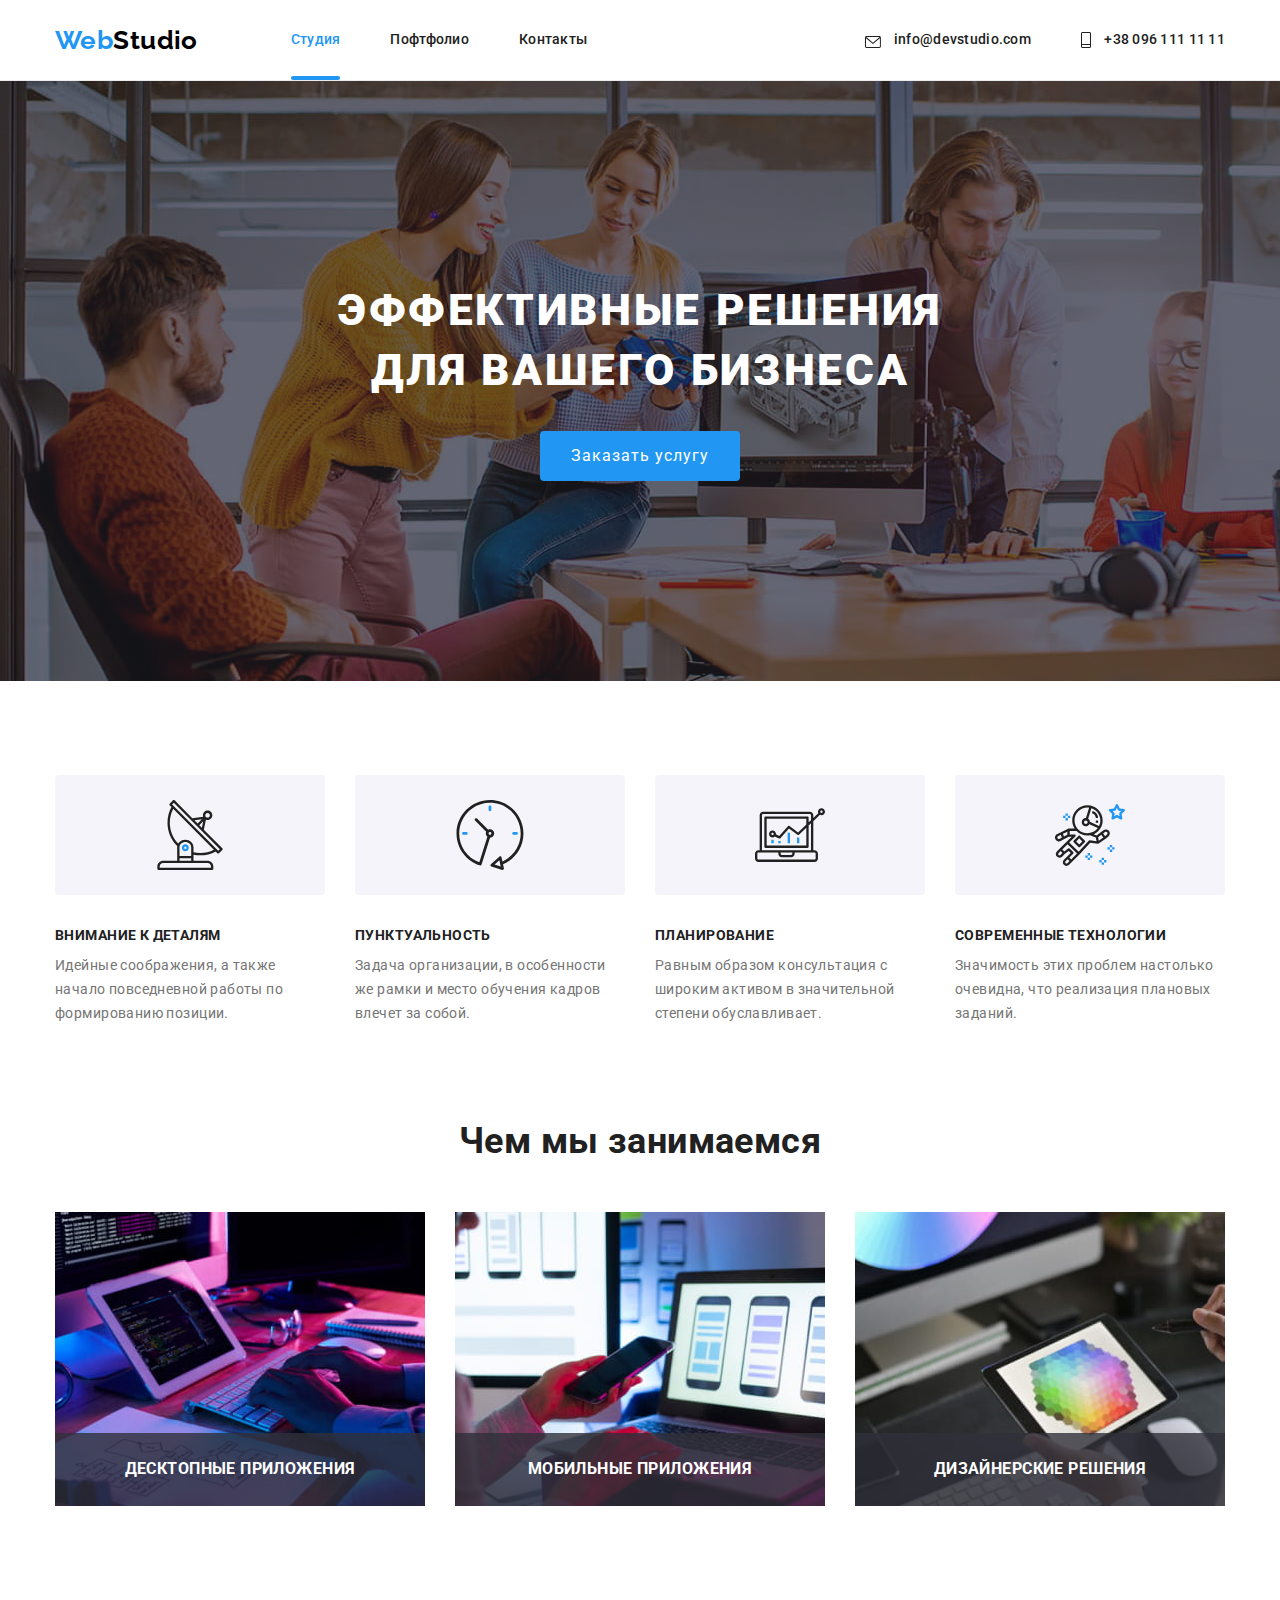
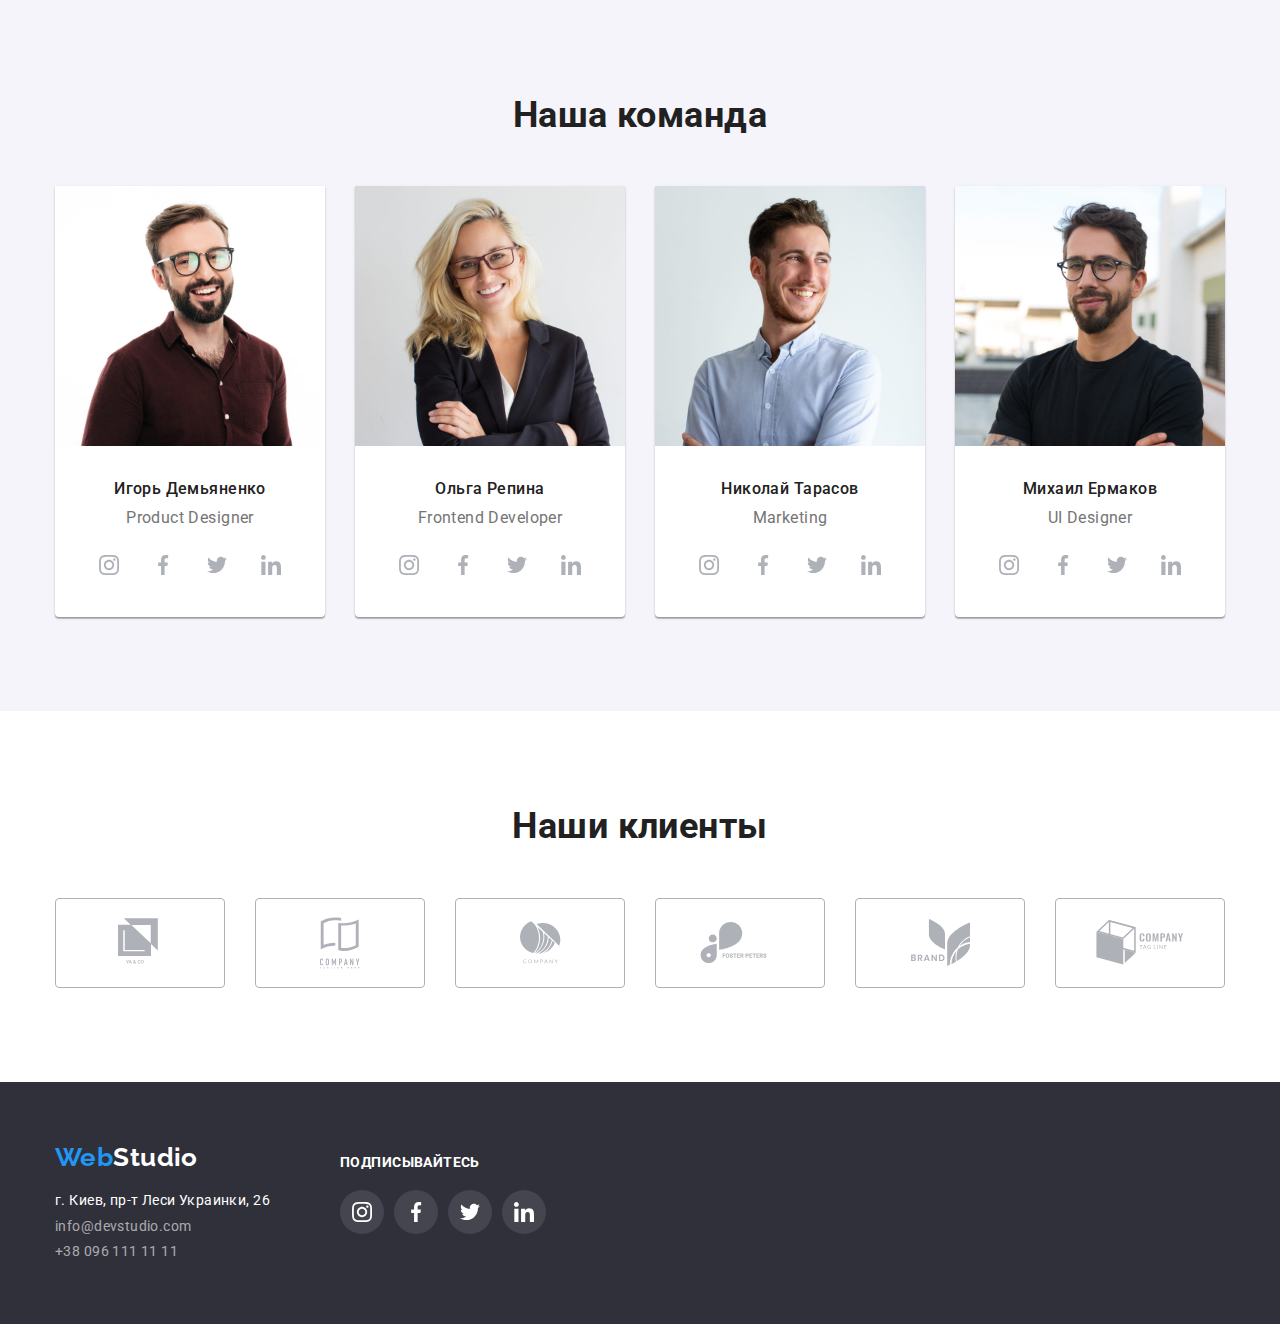
<file: index.html>
<!DOCTYPE html>

<html lang="ru">
  <head>
    <meta charset="UTF-8" />
    <meta name="viewport" content="width=device-width, initial-scale=1.0" />
    <title>WebStudio</title>
    <link rel="stylesheet" href="https://cdnjs.cloudflare.com/ajax/libs/modern-normalize/1.0.0/modern-normalize.min.css">
    <link rel="preconnect" href="https://fonts.gstatic.com">
    <link 
      href="https://fonts.googleapis.com/css2?family=Raleway:wght@700&family=Roboto:wght@400;500;700;900&display=swap" 
      rel="stylesheet"
    />
    <link rel="stylesheet" href="./css/styles.css" />
  </head>

  <body>
    <header>
      <nav class="container main-nav">
        <a href="./index.html" class="logo">Web<span class="header-logo-end">Studio</span></a>

        <ul class="site-nav list">
          <li class="item"><a href="./index.html" class="link current">Студия</a></li>
          <li class="item"><a href="./portfolio.html" class="link">Пофтфолио</a></li>
          <li class="item"><a href="" class="link">Контакты</a></li>
        </ul>

        <ul class="auth-nav list">
          <li class="item">
            <a href="mailto:info@devstudio.com" class="link">
              <svg class="address-icon" width="16px" height="12px">
                <use href="./images/symbol-defs.svg#icon-envelope"></use>
              </svg>
              info@devstudio.com
            </a>
          </li>
          <li class="item">
            <a href="tel:+380961111111" class="link">
              <svg class="address-icon" width="10px" height="16px">
                <use href="./images/symbol-defs.svg#icon-mobile"></use>
              </svg>
              +38 096 111 11 11
            </a>
          </li>
        </ul>
      </nav>
    </header>

    <main>
      <!--Герой-->
      <section class="hero">
        <h1>Эффективные решения<br/>для вашего бизнеса</h1>
        <button data-modal-open>Заказать услугу</button>
      </section>

      <!--Наши принципы-->
      <section class="principles">
        <h2 class="visually-hidden">Наши принципы</h2>

        <ul class="container principles-box list">
          <li class="item">
            <svg class="principle-icon" width="270px" height="120px">
              <use href="./images/symbol-defs.svg#icon-antenna"></use>
            </svg>
            <h3>Внимание к деталям</h3>
            <p>
              Идейные соображения, а также начало повседневной работы по формированию позиции.
            </p>
          </li>
          <li class="item">
            <svg class="principle-icon" width="270px" height="120px">
              <use href="./images/symbol-defs.svg#icon-clock"></use>
            </svg>
            <h3>Пунктуальность</h3>
            <p>
              Задача организации, в особенности же рамки и место обучения кадров влечет за собой.
            </p>
          </li>
          <li class="item">
            <svg class="principle-icon" width="270px" height="120px">
              <use href="./images/symbol-defs.svg#icon-diagram"></use>
            </svg>
            <h3>Планирование</h3>
            <p>
              Равным образом консультация с широким активом в значительной степени обуславливает.
            </p>
          </li>
          <li class="item">
            <svg class="principle-icon" width="270px" height="120px">
              <use href="./images/symbol-defs.svg#icon-astronaut"></use>
            </svg>
            <h3>Современные технологии</h3>
            <p>
              Значимость этих проблем настолько очевидна, что реализация плановых заданий.
            </p>
          </li>
        </ul>
      </section>
      
      <!--Чем мы занимаемся-->
      <section class="our-work">
        <h2>Чем мы занимаемся</h2>

        <ul class="container our-work-block list">
          <li class="item our-work-item">
            <img src="./images/box1.jpg" alt="Работа с планшетом" width="370" />
            <div class="our-work-description">
              <h3>Десктопные приложения</h3>
            </div>
          </li>
          <li class="item our-work-item">
            <img src="./images/box2.jpg" alt="Смартфон в руке" width="370" />
            <div class="our-work-description">
              <h3>Мобильные приложения</h3>
            </div>
          </li>
          <li class="item our-work-item">
            <img src="./images/box3.jpg" alt="Цветовая палитра на планшете" width="370" />
            <div class="our-work-description">
              <h3>Дизайнерские решения</h3>
            </div>
          </li>
        </ul>
      </section>

      <!--Наша команда-->
      <section class="team">
        <h2>Наша команда</h2>
        
        <ul class="container team-box list">
          <li class="item">
            <img src="./images/dev1.jpg" alt="Фото Игоря Демьяненко" width="270" />
            <h3>Игорь Демьяненко</h3>
            <p>Product Designer</p>
            <ul class="list social-block">
              <li>
                <a href="" class="social-link">
                  <svg class="social-icon">
                    <use href="./images/symbol-defs.svg#icon-instagram"></use>
                  </svg>
                </a>
              </li>
              <li>
                <a href="" class="social-link">
                  <svg class="social-icon">
                    <use href="./images/symbol-defs.svg#icon-facebook"></use>
                  </svg>
                </a>
              </li>
              <li>
                <a href="" class="social-link">
                  <svg class="social-icon">
                    <use href="./images/symbol-defs.svg#icon-twitter"></use>
                  </svg>
                </a>
              </li>
              <li>
                <a href="" class="social-link">
                  <svg class="social-icon">
                    <use href="./images/symbol-defs.svg#icon-linkedin"></use>
                  </svg>
                </a>
              </li>
            </ul>
          </li>
          <li class="item">
            <img src="./images/dev2.jpg" alt="Фото Ольги Репиной" width="270" />
            <h3>Ольга Репина</h3>
            <p>Frontend Developer</p>
            <ul class="list social-block">
              <li>
                <a href="" class="social-link">
                  <svg class="social-icon">
                    <use href="./images/symbol-defs.svg#icon-instagram"></use>
                  </svg>
                </a>
              </li>
              <li>
                <a href="" class="social-link">
                  <svg class="social-icon">
                    <use href="./images/symbol-defs.svg#icon-facebook"></use>
                  </svg>
                </a>
              </li>
              <li>
                <a href="" class="social-link">
                  <svg class="social-icon">
                    <use href="./images/symbol-defs.svg#icon-twitter"></use>
                  </svg>
                </a>
              </li>
              <li>
                <a href="" class="social-link">
                  <svg class="social-icon">
                    <use href="./images/symbol-defs.svg#icon-linkedin"></use>
                  </svg>
                </a>
              </li>
            </ul>
          </li>
          <li class="item">
            <img src="./images/dev3.jpg" alt="Фото Николая Тарасова" width="270" />
            <h3>Николай Тарасов</h3>
            <p>Marketing</p>
            <ul class="list social-block">
              <li>
                <a href="" class="social-link">
                  <svg class="social-icon">
                    <use href="./images/symbol-defs.svg#icon-instagram"></use>
                  </svg>
                </a>
              </li>
              <li>
                <a href="" class="social-link">
                  <svg class="social-icon">
                    <use href="./images/symbol-defs.svg#icon-facebook"></use>
                  </svg>
                </a>
              </li>
              <li>
                <a href="" class="social-link">
                  <svg class="social-icon">
                    <use href="./images/symbol-defs.svg#icon-twitter"></use>
                  </svg>
                </a>
              </li>
              <li>
                <a href="" class="social-link">
                  <svg class="social-icon">
                    <use href="./images/symbol-defs.svg#icon-linkedin"></use>
                  </svg>
                </a>
              </li>
            </ul>
          </li>
          <li class="item">
            <img src="./images/dev4.jpg" alt="Фото Михаила Ермакова" width="270" />
            <h3>Михаил Ермаков</h3>
            <p>UI Designer</p>
            <ul class="list social-block">
              <li class="item">
                <a href="" class="social-link">
                  <svg class="social-icon">
                    <use href="./images/symbol-defs.svg#icon-instagram"></use>
                  </svg>
                </a>
              </li>
              <li class="item">
                <a href="" class="social-link">
                  <svg class="social-icon">
                    <use href="./images/symbol-defs.svg#icon-facebook"></use>
                  </svg>
                </a>
              </li>
              <li class="item">
                <a href="" class="social-link">
                  <svg class="social-icon">
                    <use href="./images/symbol-defs.svg#icon-twitter"></use>
                  </svg>
                </a>
              </li>
              <li class="item">
                <a href="" class="social-link">
                  <svg class="social-icon">
                    <use href="./images/symbol-defs.svg#icon-linkedin"></use>
                  </svg>
                </a>
              </li>
            </ul>
          </li>
        </ul>
      </section>

      <!-- Наши клиенты -->
      <section class="container clients">
        <h2>Наши клиенты</h2>
        <ul class="clients-list list">
          <li>
            <a href="" class="clients-link">
              <svg class="clients-icon" width="44px" height="49px">
                <use href="./images/symbol-defs.svg#icon-logo1"></use>
              </svg>
            </a>
          </li>
          <li>
            <a href="" class="clients-link">
              <svg class="clients-icon" width="40px" height="52px">
                <use href="./images/symbol-defs.svg#icon-logo2"></use>
              </svg>
            </a>
          </li>
          <li>
            <a href="" class="clients-link">
              <svg class="clients-icon" width="41px" height="53px">
                <use href="./images/symbol-defs.svg#icon-logo3"></use>
              </svg>
            </a>
          </li>
          <li>
            <a href="" class="clients-link">
              <svg class="clients-icon" width="80px" height="42px">
                <use href="./images/symbol-defs.svg#icon-logo4"></use>
              </svg>
            </a>
          </li>
          <li>
            <a href="" class="clients-link">
              <svg class="clients-icon" width="59px" height="47px">
                <use href="./images/symbol-defs.svg#icon-logo5"></use>
              </svg>
            </a>
          </li>
          <li>
            <a href="" class="clients-link">
              <svg class="clients-icon" width="88px" height="45px">
                <use href="./images/symbol-defs.svg#icon-logo6"></use>
              </svg>
            </a>
          </li>
        </ul>
      </section>
    </main>

    <footer>
      <div class="container">
        <div class="footer-block">
          <a href="./index.html" class="logo">Web<span class="footer-logo-end">Studio</span></a>
        
          <ul class="list">
            <li class="item">
              <address>г. Киев, пр-т Леси Украинки, 26</address>
            </li>
            <li class="item"><a href="mailto:info@devstudio.com" class="link">info@devstudio.com</a></li>
            <li class="item"><a href="tel:+380961111111" class="link">+38 096 111 11 11</a></li>
          </ul>
        </div>
        
        <div class="footer-social">
          <h2>Подписывайтесь</h2>
          <ul class="list social-block">
            <li class="item">
              <a href="" class="social-link">
                <svg class="social-icon">
                  <use href="./images/symbol-defs.svg#icon-instagram"></use>
                </svg>
              </a>
            </li>
            <li class="item">
              <a href="" class="social-link">
                <svg class="social-icon">
                  <use href="./images/symbol-defs.svg#icon-facebook"></use>
                </svg>
              </a>
            </li>
            <li class="item">
              <a href="" class="social-link">
                <svg class="social-icon">
                  <use href="./images/symbol-defs.svg#icon-twitter"></use>
                </svg>
              </a>
            </li>
            <li class="item">
              <a href="" class="social-link">
                <svg class="social-icon">
                  <use href="./images/symbol-defs.svg#icon-linkedin"></use>
                </svg>
              </a>
            </li>
          </ul>
        </div>
      </div>
    </footer>

    <div class="backdrop is-hidden" data-modal>
      <div class="modal">
        <button data-modal-close>
          <svg class="close-icon" width="30px" height="30px">
            <use href="./images/symbol-defs.svg#icon-close"></use>
          </svg>
        </button>
      </div>
    </div>

    <script src="./js/modal.js"></script>
  </body>
</html>
</file>
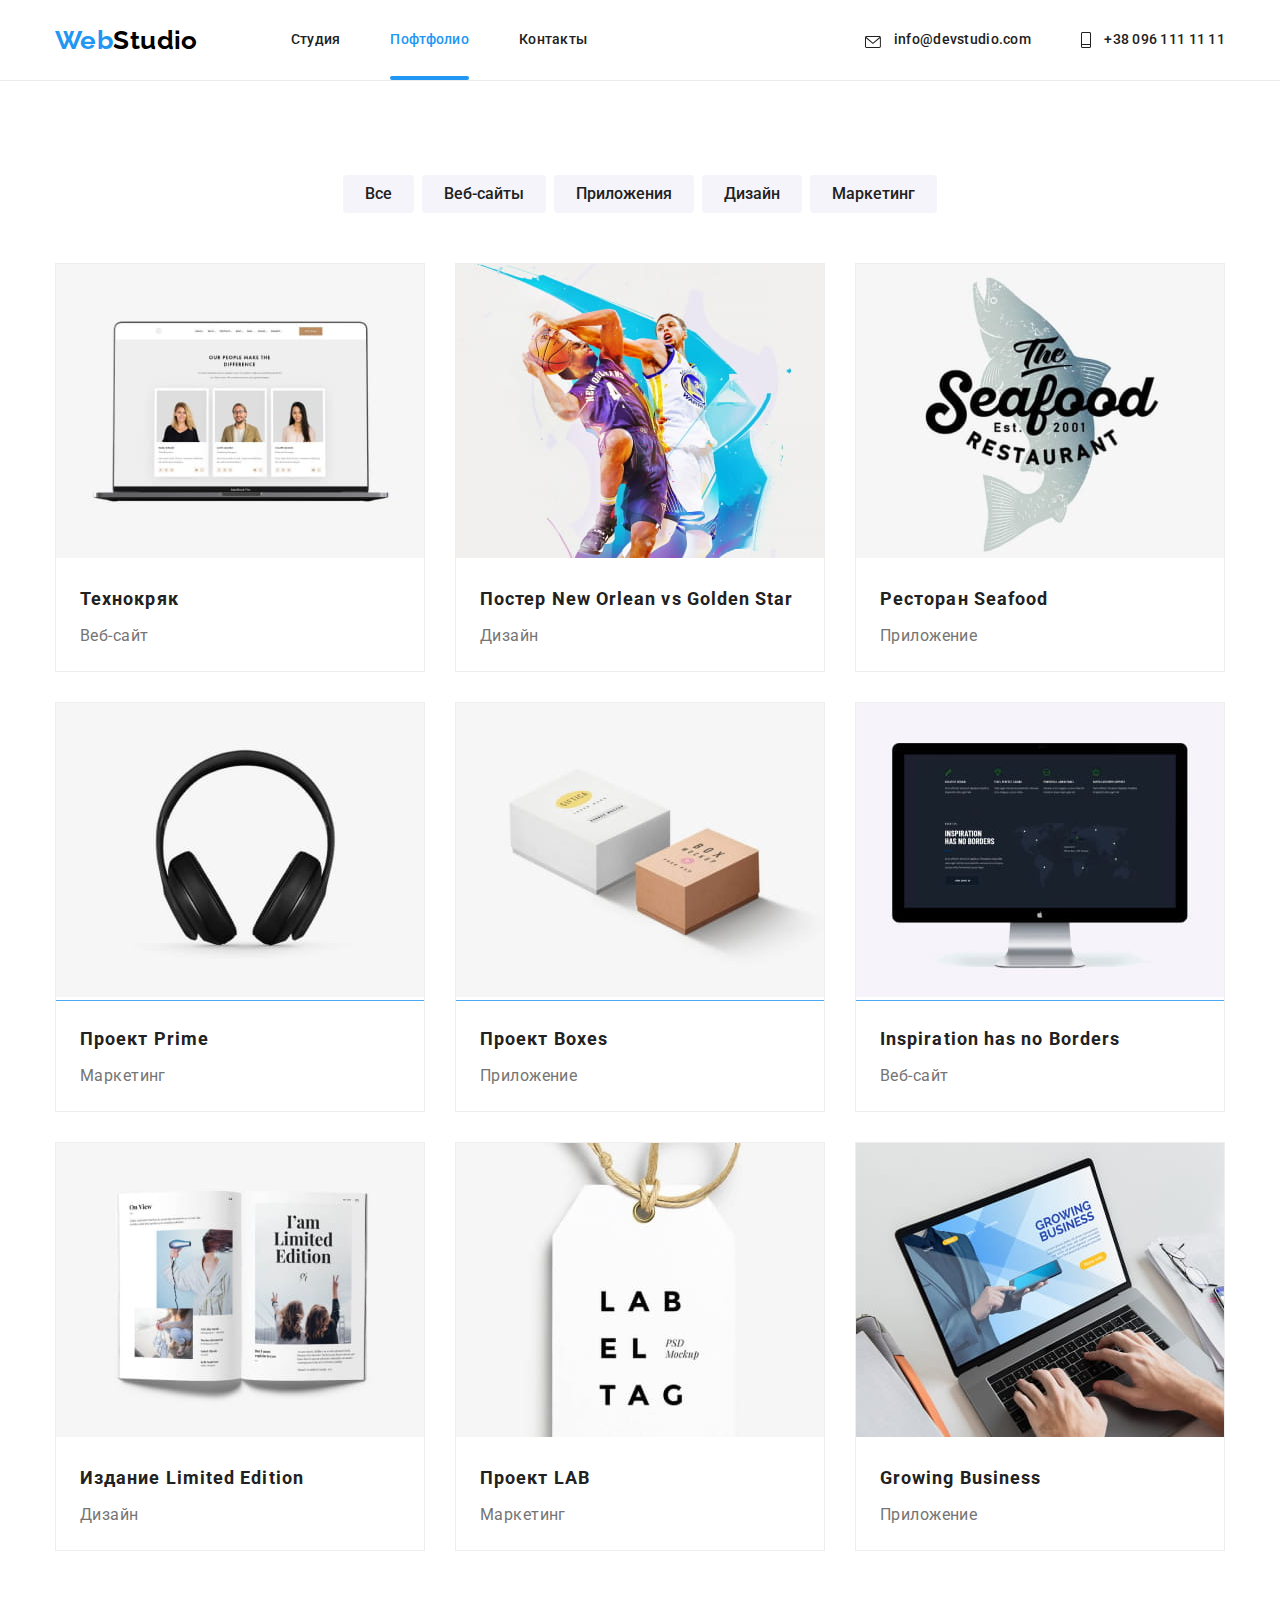
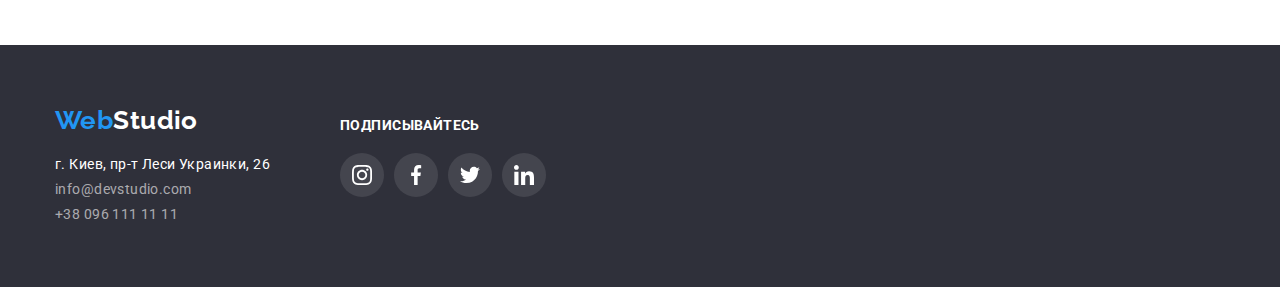
<file: portfolio.html>
<!DOCTYPE html>

<html lang="ru">
  <head>
    <meta charset="UTF-8" />
    <meta name="viewport" content="width=device-width, initial-scale=1.0" />
    <title>WebStudio</title>
    <link rel="stylesheet" href="https://cdnjs.cloudflare.com/ajax/libs/modern-normalize/1.0.0/modern-normalize.min.css">
    <link rel="preconnect" href="https://fonts.gstatic.com">
    <link 
      href="https://fonts.googleapis.com/css2?family=Raleway:wght@700&family=Roboto:wght@400;500;700;900&display=swap" 
      rel="stylesheet"
    />
    <link rel="stylesheet" href="./css/styles.css" />
  </head>

  <body>
    <header>
      <nav class="container main-nav">
        <a href="./index.html" class="logo">Web<span class="header-logo-end">Studio</span></a>
    
        <ul class="site-nav list">
          <li class="item"><a href="./index.html" class="link">Студия</a></li>
          <li class="item"><a href="./portfolio.html" class="link current">Пофтфолио</a></li>
          <li class="item"><a href="" class="link">Контакты</a></li>
        </ul>
    
        <ul class="auth-nav list">
          <li class="item">
            <a href="mailto:info@devstudio.com" class="link">
              <svg class="address-icon" width="16px" height="12px">
                <use href="./images/symbol-defs.svg#icon-envelope"></use>
              </svg>
              info@devstudio.com
            </a>
          </li>
          <li class="item">
            <a href="tel:+380961111111" class="link">
              <svg class="address-icon" width="10px" height="16px">
                <use href="./images/symbol-defs.svg#icon-mobile"></use>
              </svg>
              +38 096 111 11 11
            </a>
          </li>
        </ul>
      </nav>
    </header>

    <main>
      <section class="portfolio">
        <ul class="list portfolio-nav">
          <li class="item"><button>Все</button></li>
          <li class="item"><button>Веб-сайты</button></li>
          <li class="item"><button>Приложения</button></li>
          <li class="item"><button>Дизайн</button></li>
          <li class="item"><button>Маркетинг</button></li>
        </ul>
        
        <ul class="list container portfolio-card">
          <li class="item" tabindex="0">
            <div class="portfolio-photo">
              <img src="./images/portfolio1.jpg" alt="Сайт на ноутбуке" width="370" />
              <p class = "portfolio-overlay">
                Технокряк это современная площадка распространения коронавируса. Компании используют эту платформу для цифрового
                шпионажа и атак на защищённые сервера конкурентов.
              </p>
            </div>
            <div class="card-description">
              <h3>Технокряк</h3>
              <p>Веб-сайт</p>
            </div>
          </li>
          <li class="item" tabindex="0">
            <div class="portfolio-photo">
              <img src="./images/portfolio2.jpg" alt="Сражение за мяч" width="370" />
              <p class="portfolio-overlay">
                Технокряк это современная площадка распространения коронавируса. Компании используют эту платформу для цифрового
                шпионажа и атак на защищённые сервера конкурентов.
              </p>
            </div>
            
            <div class="card-description">
              <h3>Постер New Orlean vs Golden Star</h3>
              <p>Дизайн</p>
            </div>
          </li>
          <li class="item" tabindex="0">
            <div class="portfolio-photo">
              <img src="./images/portfolio3.jpg" alt="Логотип с рыбой" width="370" />
              <p class="portfolio-overlay">
                Технокряк это современная площадка распространения коронавируса. Компании используют эту платформу для цифрового
                шпионажа и атак на защищённые сервера конкурентов.
              </p>
            </div>
            
            <div class="card-description">
              <h3>Ресторан Seafood</h3>
              <p>Приложение</p>
            </div>
          </li>
          <li class="item" tabindex="0">
            <div class="portfolio-photo">
              <img src="./images/portfolio4.jpg" alt="Наушники" width="370" />
              <p class="portfolio-overlay">
                Технокряк это современная площадка распространения коронавируса. Компании используют эту платформу для цифрового
                шпионажа и атак на защищённые сервера конкурентов.
              </p>
            </div>
            
            <div class="card-description">
              <h3>Проект Prime</h3>
              <p>Маркетинг</p>
            </div>
          </li>
          <li class="item" tabindex="0">
            <div class="portfolio-photo">
              <img src="./images/portfolio5.jpg" alt="Коробки" width="370" />
              <p class="portfolio-overlay">
                Технокряк это современная площадка распространения коронавируса. Компании используют эту платформу для цифрового
                шпионажа и атак на защищённые сервера конкурентов.
              </p>
            </div>
            
            <div class="card-description">
              <h3>Проект Boxes</h3>
              <p>Приложение</p>
            </div>
          </li>
          <li class="item" tabindex="0">
            <div class="portfolio-photo">
              <img src="./images/portfolio6.jpg" alt="Изображение на мониторе" width="370" />
              <p class="portfolio-overlay">
                Технокряк это современная площадка распространения коронавируса. Компании используют эту платформу для цифрового
                шпионажа и атак на защищённые сервера конкурентов.
              </p>
            </div>
            
            <div class="card-description">
              <h3>Inspiration has no Borders</h3>
              <p>Веб-сайт</p>
            </div>
          </li>
          <li class="item" tabindex="0">
            <div class="portfolio-photo">
              <img src="./images/portfolio7.jpg" alt="Журнал" width="370" />
              <p class="portfolio-overlay">
                Технокряк это современная площадка распространения коронавируса. Компании используют эту платформу для цифрового
                шпионажа и атак на защищённые сервера конкурентов.
              </p>
            </div>
            
            <div class="card-description">
              <h3>Издание Limited Edition</h3>
              <p>Дизайн</p>
            </div>
          </li>
          <li class="item" tabindex="0">
            <div class="portfolio-photo">
              <img src="./images/portfolio8.jpg" alt="Модная этикетка" width="370" />
              <p class="portfolio-overlay">
                Технокряк это современная площадка распространения коронавируса. Компании используют эту платформу для цифрового
                шпионажа и атак на защищённые сервера конкурентов.
              </p>
            </div>
            
            <div class="card-description">
              <h3>Проект LAB</h3>
              <p>Маркетинг</p>
            </div>
          </li>
          <li class="item" tabindex="0">
            <div class="portfolio-photo">
              <img src="./images/portfolio9.jpg" alt="Руки на ноутбуке" width="370" />
              <p class="portfolio-overlay">
                Технокряк это современная площадка распространения коронавируса. Компании используют эту платформу для цифрового
                шпионажа и атак на защищённые сервера конкурентов.
              </p>
            </div>
            
            <div class="card-description">
              <h3>Growing Business</h3>
              <p>Приложение</p>
            </div>
          </li>
        </ul>
      </section>
    </main>

    <footer>
      <div class="container">
        <div class="footer-block">
          <a href="./index.html" class="logo">Web<span class="footer-logo-end">Studio</span></a>
    
          <ul class="list">
            <li class="item">
              <address>г. Киев, пр-т Леси Украинки, 26</address>
            </li>
            <li class="item"><a href="mailto:info@devstudio.com" class="link">info@devstudio.com</a></li>
            <li class="item"><a href="tel:+380961111111" class="link">+38 096 111 11 11</a></li>
          </ul>
        </div>
    
        <div class="footer-social">
          <h2>Подписывайтесь</h2>
          <ul class="list social-block">
            <li class="item">
              <a href="" class="social-link">
                <svg class="social-icon">
                  <use href="./images/symbol-defs.svg#icon-instagram"></use>
                </svg>
              </a>
            </li>
            <li class="item">
              <a href="" class="social-link">
                <svg class="social-icon">
                  <use href="./images/symbol-defs.svg#icon-facebook"></use>
                </svg>
              </a>
            </li>
            <li class="item">
              <a href="" class="social-link">
                <svg class="social-icon">
                  <use href="./images/symbol-defs.svg#icon-twitter"></use>
                </svg>
              </a>
            </li>
            <li class="item">
              <a href="" class="social-link">
                <svg class="social-icon">
                  <use href="./images/symbol-defs.svg#icon-linkedin"></use>
                </svg>
              </a>
            </li>
          </ul>
        </div>
      </div>
    </footer>
  </body>
</html>
</file>
<file: css/styles.css>
/*Main settings*/

:root {
  --primary-text-color: #757575;
  --title-text-color: #212121;
  --accent-color: #2196f3;
  --primary-background-color: #ffffff;
  --secondary-background-color: #2f303a;
}

body {
  background-color: var(--primary-background-color);
  color: var(--primary-text-color);
  font-family: Roboto, sans-serif;
  font-size: 14px;
  letter-spacing: 0.03em;
}

h1,
h2,
h3 {
  color: var(--title-text-color);
  font-weight: bold;
  margin-top: 0px;
  margin-bottom: 0px;
}

p {
  margin-top: 0px;
  margin-bottom: 0px;
}

h2 {
  font-size: 36px;
  line-height: 1.17;
  text-align: center;
}

.list {
  padding: 0;
  margin: 0;
  list-style: none;
}

.visually-hidden {
  position: absolute;
  clip: rect(0 0 0 0);
  width: 1px;
  height: 1px;
  margin: -1px;
}

/*Main container*/

.container {
  box-sizing: border-box;
  width: 1200px;
  padding-left: 15px;
  padding-right: 15px;
  margin-left: auto;
  margin-right: auto;
}

/*Logo*/

.logo {
  color: var(--accent-color);
  font-family: Raleway;
  font-style: normal;
  font-weight: bold;
  font-size: 26px;
  line-height: 1.19;
  text-decoration: none;

  margin-top: auto;
  margin-bottom: auto;
}

.logo > .header-logo-end {
  color: #000000;
}

.logo > .footer-logo-end {
  color: var(--primary-background-color);
}

/*Header*/

header {
  font-style: normal;
  border-bottom: 1px solid #ececec;
}

header .link {
  color: var(--title-text-color);
  font-weight: 500;
  line-height: 1.14;
  letter-spacing: 0.02em;
  text-decoration: none;

  /* transition: color 250ms cubic-bezier(0.4, 0, 0.2, 1); */
  transition-property: color;
  transition-duration: 250ms;
  transition-timing-function: cubic-bezier(0.4, 0, 0.2, 1);
}

header .link:hover,
header .link:focus {
  color: var(--accent-color);
}

header .link.current {
  color: var(--accent-color);
}

.main-nav {
  display: flex;
  align-items: baseline;
}

.main-nav > .site-nav {
  display: flex;
  margin-left: 93px;
}

.site-nav > .item + .item {
  margin-left: 50px;
}

.main-nav > .auth-nav {
  display: flex;
  margin-left: auto;
}

.auth-nav > .item + .item {
  margin-left: 50px;
}

.main-nav .link {
  display: inline-block;

  padding-top: 32px;
  padding-bottom: 32px;
}

.address-icon {
  fill: currentColor;
  margin-right: 10px;
}

.main-nav svg {
  vertical-align: sub;
}

.current {
  display: inline-block;
  position: relative;
}

.current:after {
  display: block;
  position: absolute;
  content: " ";
  background-color: var(--accent-color);
  border-radius: 2px;

  bottom: 0;
  left: 0;
  width: 100%;
  height: 4px;
}
/*Hero*/

.hero {
  max-width: 1600px;
  height: 600px;
  margin-left: auto;
  margin-right: auto;
  background-color: var(--secondary-background-color);
  background-image: linear-gradient(
      to right,
      rgba(47, 48, 58, 0.4),
      rgba(47, 48, 58, 0.4)
    ),
    url(../images/background.jpg);
  text-align: center;

  padding-top: 200px;
  padding-bottom: 200px;
}

.hero > h1 {
  margin-bottom: 0px;

  color: var(--primary-background-color);
  font-weight: 900;
  font-size: 44px;
  line-height: 1.36;
  letter-spacing: 0.06em;
  text-transform: uppercase;
}

button {
  border-radius: 4px;
  border: none;
  cursor: pointer;
}

.hero > button {
  margin-top: 30px;
  width: 200px;
  height: 50px;

  color: var(--primary-background-color);
  background-color: var(--accent-color);
  font-size: 16px;
  line-height: 1.88;
  text-align: center;
  letter-spacing: 0.06em;
}

/*Principles*/

.principles {
  padding-top: 94px;
  padding-bottom: 94px;
}

.principles h3 {
  font-size: 14px;
  line-height: 1.14;
  text-transform: uppercase;
}

.principles p {
  line-height: 1.71;
}

.principles-box {
  display: flex;
}

.principles-box .item + .item {
  margin-left: 30px;
}

.principles-box h3 {
  margin-bottom: 10px;
}

.principle-icon {
  align-items: center;

  background-color: #f5f4fa;
  border-radius: 4px;

  padding-left: 100px;
  padding-right: 100px;
  padding-top: 25px;
  padding-bottom: 25px;
  margin-bottom: 30px;
}

/*Our work*/

.our-work {
  padding-bottom: 94px;
}

.our-work-block {
  display: flex;
  padding-top: 50px;
}

/* .our-work-block .item + .item {
  padding-left: 30px;
} */

.our-work-item {
  position: relative;
  height: 294px;
  padding-right: 30px;
}

.our-work-description {
  position: absolute;
  width: 370px;
  left: 0;
  bottom: 0px;
  padding-top: 27px;
  padding-bottom: 27px;

  text-align: center;
  background-color: rgba(47, 48, 58, 0.8);
}

.our-work-description > h3 {
  text-transform: uppercase;
  color: var(--primary-background-color);
}

/*Team*/

.team {
  background-color: #f5f4fa;
  padding-top: 94px;
  padding-bottom: 94px;
}

.team-box {
  display: flex;
}

.team h2 {
  padding-bottom: 50px;
}

.team h3 {
  padding-top: 30px;
  padding-bottom: 10px;

  font-weight: 500;
  font-size: 16px;
  line-height: 1.19;
  text-align: center;
}

.team p {
  padding-bottom: 16px;

  font-size: 16px;
  line-height: 1.19;
  text-align: center;
}

.team-box > .item {
  background-color: var(--primary-background-color);
  box-shadow: 0px 1px 3px rgba(0, 0, 0, 0.12), 0px 1px 1px rgba(0, 0, 0, 0.14),
    0px 2px 1px rgba(0, 0, 0, 0.2);
  border-radius: 0px 0px 4px 4px;
}

.team-box > .item + .item {
  margin-left: 30px;
}

/*Footer*/

footer {
  background-color: var(--secondary-background-color);
}

footer .container {
  display: flex;
  padding-top: 60px;
  padding-bottom: 60px;
}

footer h2 {
  font-weight: bold;
  font-size: 14px;
  line-height: 16px;
  letter-spacing: 0.03em;
  text-transform: uppercase;

  margin-top: 12px;
  margin-bottom: 20px;

  text-align: left;
  color: var(--primary-background-color);
}

.footer-social {
  margin-left: 70px;
  color: var(--primary-background-color);
}

.footer-block .list {
  margin-top: 20px;
}

.footer-block .item + .item {
  margin-top: 9px;
}

footer address {
  color: var(--primary-background-color);
  font-style: normal;
}

footer .link {
  color: rgba(255, 255, 255, 0.6);
  text-decoration: none;
}

/*Portfolio*/

.portfolio {
  padding-top: 94px;
  padding-bottom: 94px;
}

.portfolio-nav {
  display: flex;
  justify-content: center;
  margin-bottom: 50px;
}

.portfolio-nav .item + .item {
  margin-left: 8px;
}

.portfolio-nav button {
  color: var(--title-text-color);
  background-color: #f5f4fa;
  font-weight: 500;
  font-size: 16px;
  line-height: 1.63;
  text-align: center;

  padding-top: 6px;
  padding-bottom: 6px;
  padding-left: 22px;
  padding-right: 22px;
  border-radius: 4px;

  /* transition: background-color 250ms cubic-bezier(0.4, 0, 0.2, 1),
    color 250ms cubic-bezier(0.4, 0, 0.2, 1),
    box-shadow 250ms cubic-bezier(0.4, 0, 0.2, 1); */
  transition-property: background-color, color, box-shadow;
  transition-duration: 250ms;
  transition-timing-function: cubic-bezier(0.4, 0, 0.2, 1);
}

.portfolio-nav button:hover,
.portfolio-nav button:focus {
  color: var(--primary-background-color);
  background-color: var(--accent-color);
  box-shadow: 0px 3px 1px rgba(0, 0, 0, 0.1), 0px 1px 2px rgba(0, 0, 0, 0.08),
    0px 2px 2px rgba(0, 0, 0, 0.12);
}

.portfolio h3 {
  font-weight: 700;
  font-size: 18px;
  line-height: 2;
  letter-spacing: 0.06em;
}

.portfolio p {
  font-size: 16px;
  line-height: 1.88;
}

.portfolio-card {
  display: flex;
  flex-wrap: wrap;
}

.portfolio-card > .item {
  width: 370px;
  background: var(--primary-background-color);
  border: 1px solid #eeeeee;

  margin-right: 30px;
  margin-bottom: 30px;

  /* transition: box-shadow 250ms cubic-bezier(0.4, 0, 0.2, 1); */
  transition-property: box-shadow;
  transition-duration: 250ms;
  transition-timing-function: cubic-bezier(0.4, 0, 0.2, 1);
}

.portfolio-card > .item:hover,
.portfolio-card > .item:focus {
  border: 1px solid #eeeeee;
  box-shadow: 0px 1px 1px rgba(0, 0, 0, 0.12), 0px 4px 4px rgba(0, 0, 0, 0.06),
    1px 4px 6px rgba(0, 0, 0, 0.16);
}

.card-description {
  margin-top: 20px;
  margin-bottom: 20px;
  margin-left: 24px;
  margin-right: 24px;
}

.portfolio-card h3 {
  margin-bottom: 4px;
}

.portfolio-card > .item:nth-child(3n) {
  margin-right: 0px;
}

.portfolio-card > .item:nth-last-child(-n + 3) {
  margin-bottom: 0px;
}

.portfolio-photo {
  position: relative;
  overflow: hidden;
}

.portfolio-overlay {
  position: absolute;
  width: 100%;
  height: 100%;
  left: 0;
  bottom: 0;

  padding-top: 63px;
  padding-bottom: 63px;
  padding-left: 24px;
  padding-right: 24px;

  color: var(--primary-background-color);
  background-color: rgba(33, 150, 243, 0.9);

  transform: translateY(100%);
  /* transition: transform 250ms cubic-bezier(0.4, 0, 0.2, 1); */
  transition-property: transform;
  transition-duration: 250ms;
  transition-timing-function: cubic-bezier(0.4, 0, 0.2, 1);
}

.portfolio-card > .item:hover .portfolio-overlay,
.portfolio-card > .item:focus .portfolio-overlay {
  transform: translateY(0%);
}

/* Clients section */

.clients {
  padding-top: 94px;
  padding-bottom: 94px;
}

.clients-list {
  display: inline-flex;
  align-items: center;
  justify-content: center;

  padding-top: 50px;
}

.clients-link {
  display: inline-flex;
  align-items: center;
  justify-content: center;

  width: 170px;
  height: 90px;
  margin-right: 30px;

  color: #afb1b8;
  border: 1px solid #afb1b8;
  border-radius: 4px;
  border-color: currentColor;

  /* transition: color 250ms cubic-bezier(0.4, 0, 0.2, 1),
    border-color 250ms cubic-bezier(0.4, 0, 0.2, 1); */
  transition-property: color, border-color;
  transition-duration: 250ms;
  transition-timing-function: cubic-bezier(0.4, 0, 0.2, 1);
}

.clients-link:hover,
.clients-link:focus {
  color: var(--accent-color);
  border-color: var(--accent-color);
}

.clients-icon {
  fill: currentColor;
}

/* Social block */

.social-block {
  display: flex;
  align-items: center;
  justify-content: center;

  padding-bottom: 30px;
}

.social-link {
  width: 44px;
  height: 44px;
  display: inline-flex;
  align-items: center;
  justify-content: center;
  border: none;

  border-radius: 50%;

  /* transition: background-color 250ms cubic-bezier(0.4, 0, 0.2, 1),
    color 250ms cubic-bezier(0.4, 0, 0.2, 1); */
  transition-property: background-color, color;
  transition-duration: 250ms;
  transition-timing-function: cubic-bezier(0.4, 0, 0.2, 1);
}

.social-block > li {
  margin-right: 10px;
}

.social-block > li:last-child {
  margin-right: 0px;
}

.social-icon {
  width: 20px;
  height: 20px;

  fill: currentColor;
}

.footer-social .social-link {
  background-color: rgba(255, 255, 255, 0.1);
  color: var(--primary-background-color);
}

.team-box .social-link {
  color: #afb1b8;
}

.social-link:hover,
.social-link:focus {
  color: var(--primary-background-color);
  background-color: var(--accent-color);
}

/* Modal */

.backdrop {
  position: fixed;
  top: 0;
  left: 0;
  width: 100%;
  height: 100%;
  background-color: rgba(0, 0, 0, 0.2);

  opacity: 1;

  /* transition: opacity 250ms cubic-bezier(0.4, 0, 0.2, 1); */
  transition-property: opacity;
  transition-duration: 250ms;
  transition-timing-function: cubic-bezier(0.4, 0, 0.2, 1);
}

.backdrop.is-hidden {
  opacity: 0;
  pointer-events: none;
}

.backdrop.is-hidden .modal {
  transform: translate(-50%, -50%) scale(0.5);
}

.modal {
  position: absolute;
  top: 50%;
  left: 50%;
  width: 528px;
  height: 581px;

  background: var(--primary-background-color);
  box-shadow: 0px 1px 3px rgba(0, 0, 0, 0.12), 0px 1px 1px rgba(0, 0, 0, 0.14),
    0px 2px 1px rgba(0, 0, 0, 0.2);
  border-radius: 4px;

  transform: translate(-50%, -50%) scale(1);
  /* transition: transform 250ms cubic-bezier(0.4, 0, 0.2, 1); */
  transition-property: transform;
  transition-duration: 250ms;
  transition-timing-function: cubic-bezier(0.4, 0, 0.2, 1);
}

.close-icon {
  position: absolute;
  top: 14px;
  right: 14px;

  padding: 5px;

  border: 1px solid rgba(0, 0, 0, 0.1);
  border-radius: 50%;
}
</file>
